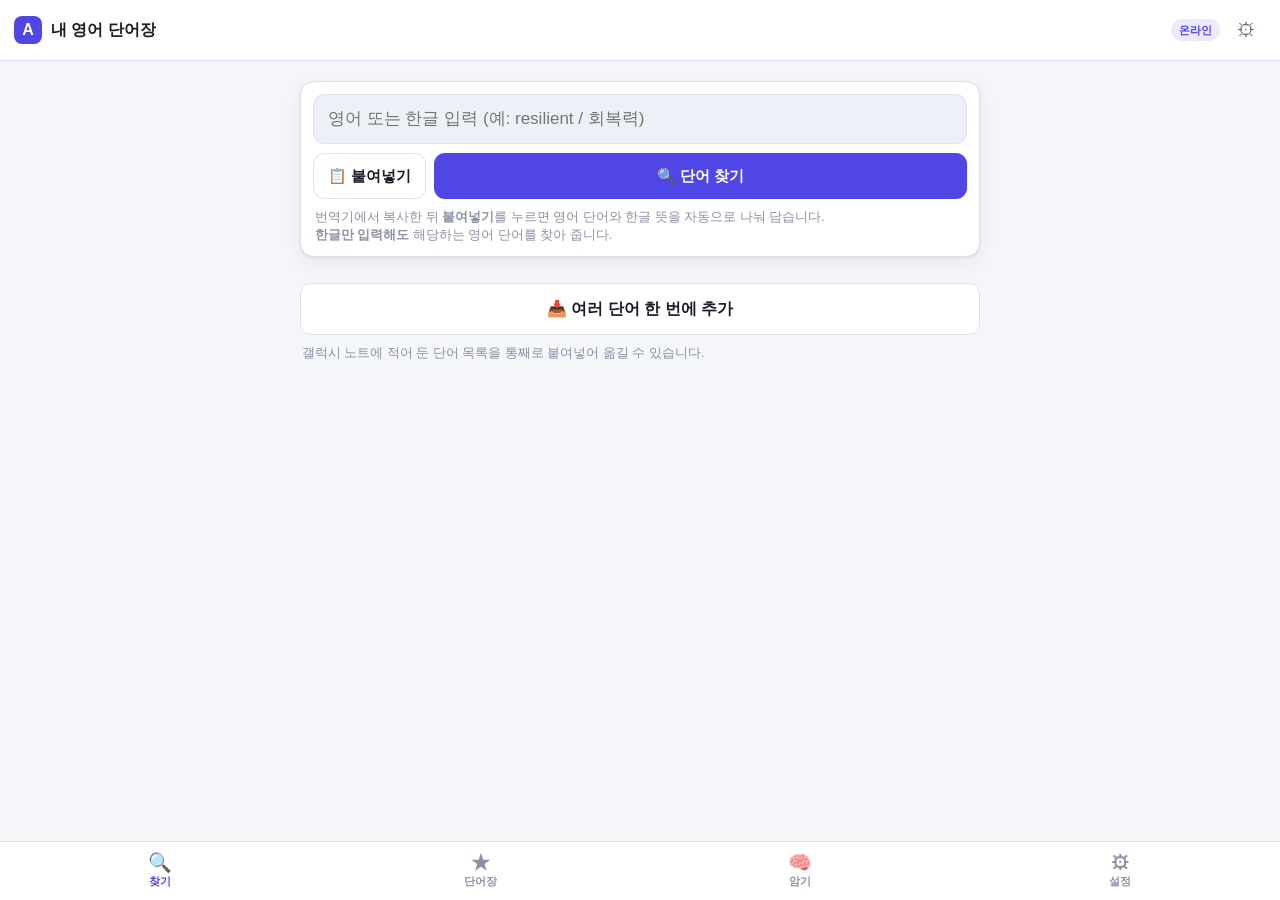
<file: index.html>
<!DOCTYPE html>
<html lang="ko">
<head>
<meta charset="utf-8">
<meta name="viewport" content="width=device-width, initial-scale=1, viewport-fit=cover">
<meta name="theme-color" content="#4f46e5">
<title>내 영어 단어장</title>
<link rel="manifest" href="manifest.webmanifest">
<link rel="icon" href="icons/icon-192.png">
<link rel="apple-touch-icon" href="icons/icon-192.png">
<link rel="stylesheet" href="css/styles.css?v=22">
</head>
<body>

<header class="topbar">
  <div class="brand">
    <span class="logo">A</span>
    <span class="title">내 영어 단어장</span>
  </div>
  <div class="top-actions">
    <span id="netBadge" class="badge" title="네트워크 상태">온라인</span>
    <button id="btnSettingsTop" class="icon-btn" aria-label="설정">⚙</button>
  </div>
</header>

<main id="main">

  <!-- ===================== 찾기 ===================== -->
  <section id="view-search" class="view active">
    <div class="search-box">
      <div class="search-row">
        <input id="searchInput" type="text" inputmode="text" autocomplete="off" autocapitalize="none"
               spellcheck="false" placeholder="영어 또는 한글 입력 (예: resilient / 회복력)">
        <button id="btnClear" class="clear-btn" aria-label="지우기" hidden>✕</button>
      </div>
      <div class="search-btns">
        <button id="btnPaste" class="btn btn-ghost">📋 붙여넣기</button>
        <button id="btnLookup" class="btn btn-primary">🔍 단어 찾기</button>
      </div>
      <p class="hint">번역기에서 복사한 뒤 <b>붙여넣기</b>를 누르면 영어 단어와 한글 뜻을 자동으로 나눠 담습니다.<br><b>한글만 입력해도</b> 해당하는 영어 단어를 찾아 줍니다.</p>
    </div>

    <div id="searchStatus" class="status" hidden></div>
    <div id="searchResult" class="result-area"></div>

    <div id="recentBox" class="recent-box" hidden>
      <h3 class="section-title">최근 찾은 단어</h3>
      <div id="recentList" class="chip-list"></div>
    </div>

    <div class="quick-add">
      <button id="btnBulk" class="btn btn-ghost btn-lg">📥 여러 단어 한 번에 추가</button>
      <p class="hint">갤럭시 노트에 적어 둔 단어 목록을 통째로 붙여넣어 옮길 수 있습니다.</p>
    </div>
  </section>

  <!-- ===================== 단어장 ===================== -->
  <section id="view-list" class="view">
    <div class="list-head">
      <div class="list-stats">
        <span id="favCount" class="count">0</span>
        <span class="count-label">개 저장됨</span>
      </div>
      <div class="list-head-actions">
        <button id="btnArchive" class="btn btn-ghost btn-sm">보관함</button>
        <button id="btnMask" class="btn btn-ghost btn-sm">뜻 가리기</button>
        <select id="sortSelect" class="select">
          <option value="added">추가한 순서</option>
          <option value="addedDesc">최근 추가순</option>
          <option value="alpha">알파벳순</option>
          <option value="weak">덜 외운 순</option>
        </select>
      </div>
    </div>

    <div id="listFolders" class="chip-list folder-chips"></div>

    <div class="filter-row">
      <input id="filterInput" type="text" class="filter-input" placeholder="단어장에서 검색…"
             autocomplete="off" autocapitalize="none" spellcheck="false">
    </div>

    <div id="favList" class="word-list"></div>
    <div id="favEmpty" class="empty" hidden>
      <p class="empty-icon">☆</p>
      <p>아직 저장한 단어가 없습니다.</p>
      <p class="empty-sub">찾기 화면의 결과에서 ★ 을 누르면 이곳에 추가한 순서대로 쌓입니다.</p>
      <button id="btnLoadPackEmpty" class="btn btn-ghost" style="margin-top:12px">기본 단어팩 불러오기</button>
    </div>
  </section>

  <!-- ===================== 암기 ===================== -->
  <section id="view-review" class="view">

    <div id="reviewIntro" class="review-intro">
      <h2 class="view-title">단어 암기하기</h2>

      <div class="stat-grid">
        <div class="stat"><div id="rvTotal" class="stat-num">0</div><div class="stat-label">전체 단어</div></div>
        <div class="stat"><div id="rvLearning" class="stat-num">0</div><div class="stat-label">학습 중</div></div>
        <div class="stat"><div id="rvMastered" class="stat-num">0</div><div class="stat-label">익힘</div></div>
      </div>

      <h3 class="section-title">범위</h3>
      <div id="reviewFolders" class="chip-list folder-chips"></div>

      <h3 class="section-title" style="margin-top:16px">학습 모드</h3>
      <div class="mode-grid">
        <button class="mode-btn" data-mode="flash">
          <span class="mode-icon">🃏</span>
          <span class="mode-name">플래시카드</span>
          <span class="mode-desc">2초 즉답 훈련</span>
        </button>
        <button class="mode-btn" data-mode="mcq">
          <span class="mode-icon">✅</span>
          <span class="mode-name">객관식</span>
          <span class="mode-desc">4개 중 고르기</span>
        </button>
        <button class="mode-btn" data-mode="spell">
          <span class="mode-icon">⌨️</span>
          <span class="mode-name">스펠링</span>
          <span class="mode-desc">철자 입력</span>
        </button>
        <button class="mode-btn" data-mode="listen">
          <span class="mode-icon">🎧</span>
          <span class="mode-name">연속 듣기</span>
          <span class="mode-desc">자동 재생·핸즈프리</span>
        </button>
      </div>

      <p class="review-desc">
        저장한 단어가 랜덤으로 나타납니다. 뜻이 바로 떠오르면 <b id="descFastSec">2</b>초 안에 답하세요.
        <b id="descStreak">4</b>회 연속 즉답에 성공한 단어는 순서에서 뒤로 밀리고 새로운 단어가 올라옵니다.
      </p>

      <div id="reviewNoWords" class="empty" hidden>
        <p>먼저 단어를 즐겨찾기에 추가해 주세요.</p>
        <button id="btnLoadPack" class="btn btn-ghost" style="margin-top:12px">기본 단어팩 불러오기</button>
      </div>
    </div>

    <div id="reviewSession" class="review-session" hidden>
      <div class="review-topbar">
        <button id="btnEndReview" class="icon-btn" aria-label="종료">✕</button>
        <div class="session-counter">
          <span id="sessMode">플래시카드</span> · <span id="sessDone">0</span>문제 · 즉답 <span id="sessRate">0</span>%
        </div>
      </div>

      <div class="timer-wrap">
        <div id="timerBar" class="timer-bar"></div>
      </div>

      <div id="rvStage"></div>
    </div>
  </section>

  <!-- ===================== 설정 ===================== -->
  <section id="view-settings" class="view">
    <h2 class="view-title">설정</h2>

    <div class="setting-group">
      <h3 class="section-title">암기 규칙</h3>
      <div class="setting-row">
        <span>즉답 기준 시간</span>
        <span class="setting-ctl">
          <input id="setFastMs" type="range" min="1000" max="6000" step="500">
          <b id="setFastMsVal">2.0초</b>
        </span>
      </div>
      <div class="setting-row">
        <span>뒤로 미룰 연속 성공 횟수</span>
        <span class="setting-ctl">
          <input id="setStreak" type="range" min="2" max="8" step="1">
          <b id="setStreakVal">4회</b>
        </span>
      </div>
    </div>

    <div class="setting-group">
      <h3 class="section-title">단어 찾기 · 발음</h3>
      <label class="setting-row toggle-row">
        <span>한글 뜻 자동 번역</span>
        <input id="setAutoTrans" type="checkbox" class="switch">
      </label>
      <label class="setting-row toggle-row">
        <span>예문도 한글 뜻 함께 저장</span>
        <input id="setExTrans" type="checkbox" class="switch">
      </label>
      <div class="setting-row">
        <span>발음 속도</span>
        <span class="setting-ctl">
          <input id="setRate" type="range" min="0.5" max="1.2" step="0.1">
          <b id="setRateVal">0.9x</b>
        </span>
      </div>
      <div class="setting-row">
        <span>연속 듣기 카드 간격</span>
        <span class="setting-ctl">
          <input id="setListenGap" type="range" min="500" max="4000" step="250">
          <b id="setListenGapVal">1.5초</b>
        </span>
      </div>
      <label class="setting-row toggle-row">
        <span>연속 듣기에 예문 포함</span>
        <input id="setListenEx" type="checkbox" class="switch">
      </label>
    </div>

    <div class="setting-group">
      <h3 class="section-title">단어 추가</h3>
      <div class="btn-row">
        <button id="btnBulk2" class="btn btn-ghost">여러 단어 한 번에 추가</button>
        <button id="btnLoadPack2" class="btn btn-ghost">기본 단어팩</button>
      </div>
      <p class="hint">기본 단어팩은 영어 팟캐스트에서 자주 나오는 표현 모음입니다.</p>
    </div>

    <div class="setting-group">
      <h3 class="section-title">오프라인 준비</h3>
      <p class="hint">저장한 단어의 <b>한글 뜻과 예문</b>을 미리 받아 두면,
        지하철처럼 연결이 끊긴 곳에서도 그대로 볼 수 있습니다.
        인터넷에 연결돼 있으면 앱이 <b>알아서 조금씩 채웁니다.</b></p>
      <label class="setting-row toggle-row">
        <span>연결돼 있을 때 자동으로 채우기</span>
        <input id="setAutoFill" type="checkbox" class="switch">
      </label>
      <div class="btn-row">
        <button id="btnFillKo" class="btn btn-ghost">지금 바로 전부 채우기</button>
      </div>
      <p class="hint" id="fillKoStatus"></p>
    </div>

    <div class="setting-group">
      <h3 class="section-title">기기 간 동기화</h3>
      <p class="hint" id="syncIntro">
        태블릿·휴대폰·PC 가 같은 단어장을 쓰도록 연결합니다.
        회원님 GitHub 계정의 <b>비공개 저장 공간</b>에 단어장을 두고 기기들이 주고받습니다.
      </p>

      <div id="syncOff">
        <ol class="howto">
          <li><a href="https://github.com/settings/tokens/new?scopes=gist&amp;description=English%20Wordbook%20Sync"
                 target="_blank" rel="noopener">이 링크로 토큰 만들기</a>
              — 필요한 권한(<b>gist</b>)이 이미 체크되어 열립니다</li>
          <li><b>Expiration</b> 을 <b>No expiration</b> 으로 바꿉니다
              (안 바꾸면 30일 뒤 동기화가 멈춥니다)</li>
          <li>맨 아래 초록색 <b>Generate token</b> 누르기</li>
          <li>화면에 뜬 <b>ghp_…</b> 를 복사해 아래에 붙여넣기
              <br>— 이 값은 <b>그 화면에서만</b> 보입니다. 페이지를 떠나면 다시 못 봅니다</li>
        </ol>
        <input id="syncToken" type="password" class="filter-input" placeholder="토큰 붙여넣기"
               autocomplete="off" autocapitalize="none" spellcheck="false">
        <div class="btn-row">
          <button id="btnSyncConnect" class="btn btn-primary">연결하기</button>
        </div>
      </div>

      <div id="syncOn" hidden>
        <div class="setting-row">
          <span>상태</span>
          <span class="setting-ctl"><b id="syncState">연결됨</b></span>
        </div>
        <div class="btn-row">
          <button id="btnSyncNow" class="btn btn-primary">지금 동기화</button>
          <button id="btnSyncOff" class="btn btn-ghost">연결 해제</button>
        </div>
      </div>

      <p class="hint" id="syncMsg"></p>
      <p class="hint">토큰은 이 기기에만 저장되고 백업 파일에는 들어가지 않습니다.
        다른 기기에서도 같은 토큰을 한 번씩 넣어 주세요.</p>
    </div>

    <div class="setting-group">
      <h3 class="section-title">백업</h3>
      <p class="hint">브라우저 저장소를 지우면 단어장도 사라집니다. 가끔 파일로 내보내 두세요.</p>
      <div class="btn-row">
        <button id="btnExport" class="btn btn-ghost">내보내기(JSON)</button>
        <button id="btnExportCsv" class="btn btn-ghost">CSV</button>
        <button id="btnImport" class="btn btn-ghost">가져오기</button>
        <input id="importFile" type="file" accept="application/json,.json" hidden>
      </div>
      <div class="btn-row">
        <button id="btnResetStats" class="btn btn-ghost">암기 기록만 초기화</button>
        <button id="btnWipe" class="btn btn-danger-ghost">전체 삭제</button>
      </div>
    </div>

    <div class="setting-group">
      <h3 class="section-title">정보</h3>
      <p class="hint">
        영어 뜻·예문: Free Dictionary · Wiktionary · Datamuse<br>
        한글 뜻: Wiktionary 번역 · MyMemory<br>
        모든 데이터는 이 기기의 브라우저에만 저장됩니다.
      </p>
      <div class="setting-row">
        <span>앱 버전</span>
        <span class="setting-ctl"><b id="appVersion">-</b></span>
      </div>
      <div class="btn-row">
        <button id="btnHardRefresh" class="btn btn-ghost">최신 버전으로 새로 받기</button>
      </div>
      <p class="hint">화면이 예전 그대로이거나 이상할 때 누르세요.
        저장한 단어는 지워지지 않습니다.</p>
    </div>
  </section>

</main>

<!-- 공용 시트 -->
<div id="sheet" class="sheet" hidden>
  <div class="sheet-backdrop" data-close="1"></div>
  <div class="sheet-panel">
    <div class="sheet-head">
      <button class="icon-btn" data-close="1" aria-label="닫기">✕</button>
      <span id="sheetTitle" class="sheet-title">단어 상세</span>
    </div>
    <div id="sheetBody" class="sheet-body"></div>
  </div>
</div>

<div id="toast" class="toast" hidden></div>

<nav class="tabbar">
  <button class="tab active" data-view="search"><span class="tab-icon">🔍</span><span>찾기</span></button>
  <button class="tab" data-view="list"><span class="tab-icon">★</span><span>단어장</span></button>
  <button class="tab" data-view="review"><span class="tab-icon">🧠</span><span>암기</span></button>
  <button class="tab" data-view="settings"><span class="tab-icon">⚙</span><span>설정</span></button>
</nav>

<script src="js/store.js?v=22"></script>
<script src="js/api.js?v=22"></script>
<script src="js/review.js?v=22"></script>
<script src="js/sync.js?v=22"></script>
<script src="js/app.js?v=22"></script>
</body>
</html>
</file>
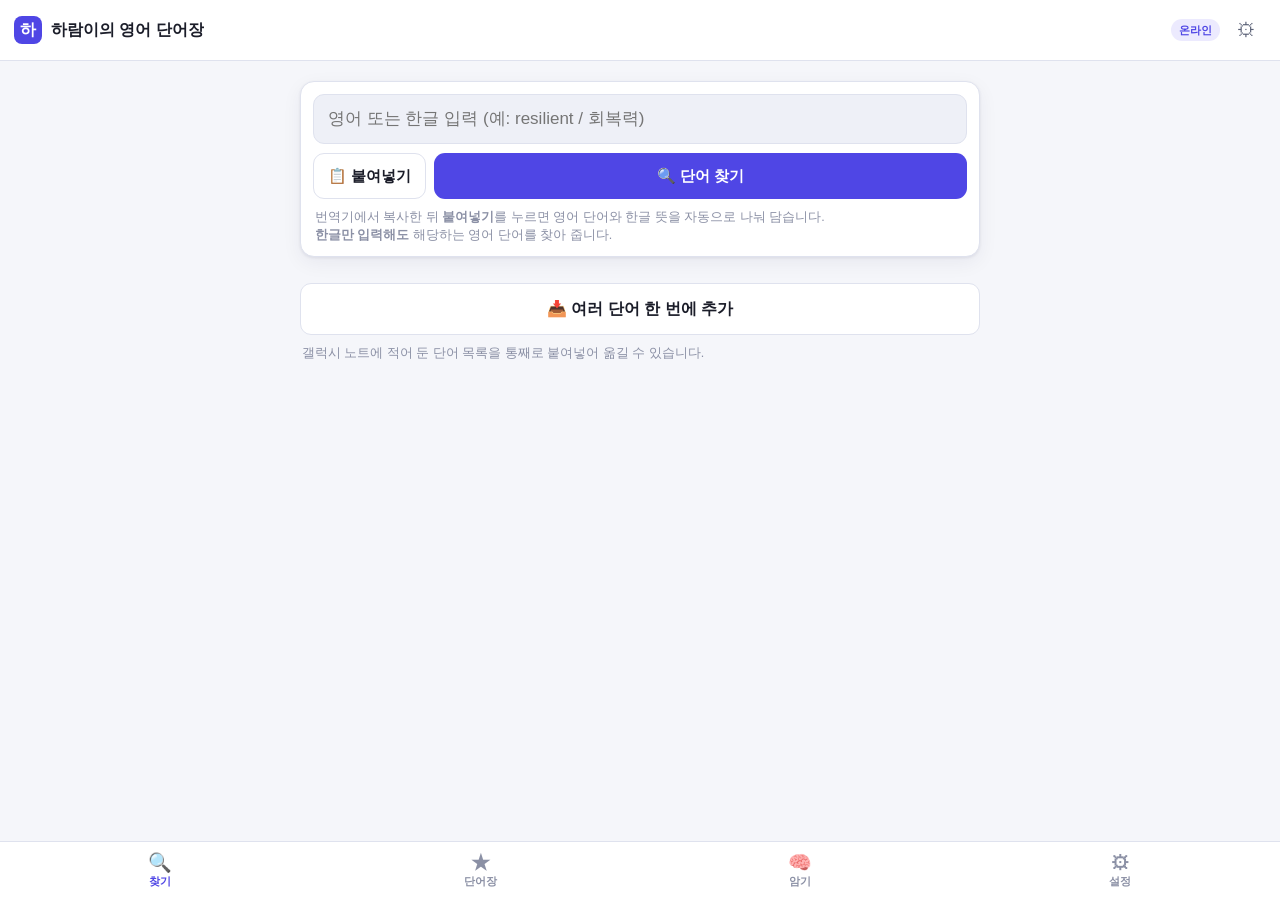
<file: haram/index.html>
<!DOCTYPE html>
<html lang="ko">
<head>
<meta charset="utf-8">
<meta name="viewport" content="width=device-width, initial-scale=1, viewport-fit=cover">
<meta name="theme-color" content="#db2777">
<title>하람이의 영어 단어장</title>
<link rel="manifest" href="manifest.webmanifest">
<link rel="icon" href="../icons/haram-192.png">
<link rel="apple-touch-icon" href="../icons/haram-192.png">
<script>
  // 아빠 단어장과 저장 공간을 분리한다 (브라우저 저장소는 도메인 단위로 공유되므로 필수)
  window.APP_PROFILE = 'haram';
  // 공용 css/js 는 한 단계 위 폴더에 있다
  window.APP_BASE = '../';
</script>
<style>
  /* 하람이 단어장은 분홍 계열로 구분한다 */
  :root { --primary: #db2777; --primary-soft: #fce7f3; }
  @media (prefers-color-scheme: dark) {
    :root:not([data-theme="light"]) { --primary: #f472b6; --primary-soft: #4a1d35; }
  }
</style>
<link rel="stylesheet" href="../css/styles.css?v=22">
</head>
<body>

<header class="topbar">
  <div class="brand">
    <span class="logo">하</span>
    <span class="title">하람이의 영어 단어장</span>
  </div>
  <div class="top-actions">
    <span id="netBadge" class="badge" title="네트워크 상태">온라인</span>
    <button id="btnSettingsTop" class="icon-btn" aria-label="설정">⚙</button>
  </div>
</header>

<main id="main">

  <!-- ===================== 찾기 ===================== -->
  <section id="view-search" class="view active">
    <div class="search-box">
      <div class="search-row">
        <input id="searchInput" type="text" inputmode="text" autocomplete="off" autocapitalize="none"
               spellcheck="false" placeholder="영어 또는 한글 입력 (예: resilient / 회복력)">
        <button id="btnClear" class="clear-btn" aria-label="지우기" hidden>✕</button>
      </div>
      <div class="search-btns">
        <button id="btnPaste" class="btn btn-ghost">📋 붙여넣기</button>
        <button id="btnLookup" class="btn btn-primary">🔍 단어 찾기</button>
      </div>
      <p class="hint">번역기에서 복사한 뒤 <b>붙여넣기</b>를 누르면 영어 단어와 한글 뜻을 자동으로 나눠 담습니다.<br><b>한글만 입력해도</b> 해당하는 영어 단어를 찾아 줍니다.</p>
    </div>

    <div id="searchStatus" class="status" hidden></div>
    <div id="searchResult" class="result-area"></div>

    <div id="recentBox" class="recent-box" hidden>
      <h3 class="section-title">최근 찾은 단어</h3>
      <div id="recentList" class="chip-list"></div>
    </div>

    <div class="quick-add">
      <button id="btnBulk" class="btn btn-ghost btn-lg">📥 여러 단어 한 번에 추가</button>
      <p class="hint">갤럭시 노트에 적어 둔 단어 목록을 통째로 붙여넣어 옮길 수 있습니다.</p>
    </div>
  </section>

  <!-- ===================== 단어장 ===================== -->
  <section id="view-list" class="view">
    <div class="list-head">
      <div class="list-stats">
        <span id="favCount" class="count">0</span>
        <span class="count-label">개 저장됨</span>
      </div>
      <div class="list-head-actions">
        <button id="btnArchive" class="btn btn-ghost btn-sm">보관함</button>
        <button id="btnMask" class="btn btn-ghost btn-sm">뜻 가리기</button>
        <select id="sortSelect" class="select">
          <option value="added">추가한 순서</option>
          <option value="addedDesc">최근 추가순</option>
          <option value="alpha">알파벳순</option>
          <option value="weak">덜 외운 순</option>
        </select>
      </div>
    </div>

    <div id="listFolders" class="chip-list folder-chips"></div>

    <div class="filter-row">
      <input id="filterInput" type="text" class="filter-input" placeholder="단어장에서 검색…"
             autocomplete="off" autocapitalize="none" spellcheck="false">
    </div>

    <div id="favList" class="word-list"></div>
    <div id="favEmpty" class="empty" hidden>
      <p class="empty-icon">☆</p>
      <p>아직 저장한 단어가 없습니다.</p>
      <p class="empty-sub">찾기 화면의 결과에서 ★ 을 누르면 이곳에 추가한 순서대로 쌓입니다.</p>
      <button id="btnLoadPackEmpty" class="btn btn-ghost" style="margin-top:12px">기본 단어팩 불러오기</button>
    </div>
  </section>

  <!-- ===================== 암기 ===================== -->
  <section id="view-review" class="view">

    <div id="reviewIntro" class="review-intro">
      <h2 class="view-title">단어 암기하기</h2>

      <div class="stat-grid">
        <div class="stat"><div id="rvTotal" class="stat-num">0</div><div class="stat-label">전체 단어</div></div>
        <div class="stat"><div id="rvLearning" class="stat-num">0</div><div class="stat-label">학습 중</div></div>
        <div class="stat"><div id="rvMastered" class="stat-num">0</div><div class="stat-label">익힘</div></div>
      </div>

      <h3 class="section-title">범위</h3>
      <div id="reviewFolders" class="chip-list folder-chips"></div>

      <h3 class="section-title" style="margin-top:16px">학습 모드</h3>
      <div class="mode-grid">
        <button class="mode-btn" data-mode="flash">
          <span class="mode-icon">🃏</span>
          <span class="mode-name">플래시카드</span>
          <span class="mode-desc">2초 즉답 훈련</span>
        </button>
        <button class="mode-btn" data-mode="mcq">
          <span class="mode-icon">✅</span>
          <span class="mode-name">객관식</span>
          <span class="mode-desc">4개 중 고르기</span>
        </button>
        <button class="mode-btn" data-mode="spell">
          <span class="mode-icon">⌨️</span>
          <span class="mode-name">스펠링</span>
          <span class="mode-desc">철자 입력</span>
        </button>
        <button class="mode-btn" data-mode="listen">
          <span class="mode-icon">🎧</span>
          <span class="mode-name">연속 듣기</span>
          <span class="mode-desc">자동 재생·핸즈프리</span>
        </button>
      </div>

      <p class="review-desc">
        저장한 단어가 랜덤으로 나타납니다. 뜻이 바로 떠오르면 <b id="descFastSec">2</b>초 안에 답하세요.
        <b id="descStreak">4</b>회 연속 즉답에 성공한 단어는 순서에서 뒤로 밀리고 새로운 단어가 올라옵니다.
      </p>

      <div id="reviewNoWords" class="empty" hidden>
        <p>먼저 단어를 즐겨찾기에 추가해 주세요.</p>
        <button id="btnLoadPack" class="btn btn-ghost" style="margin-top:12px">기본 단어팩 불러오기</button>
      </div>
    </div>

    <div id="reviewSession" class="review-session" hidden>
      <div class="review-topbar">
        <button id="btnEndReview" class="icon-btn" aria-label="종료">✕</button>
        <div class="session-counter">
          <span id="sessMode">플래시카드</span> · <span id="sessDone">0</span>문제 · 즉답 <span id="sessRate">0</span>%
        </div>
      </div>

      <div class="timer-wrap">
        <div id="timerBar" class="timer-bar"></div>
      </div>

      <div id="rvStage"></div>
    </div>
  </section>

  <!-- ===================== 설정 ===================== -->
  <section id="view-settings" class="view">
    <h2 class="view-title">설정</h2>

    <div class="setting-group">
      <h3 class="section-title">암기 규칙</h3>
      <div class="setting-row">
        <span>즉답 기준 시간</span>
        <span class="setting-ctl">
          <input id="setFastMs" type="range" min="1000" max="6000" step="500">
          <b id="setFastMsVal">2.0초</b>
        </span>
      </div>
      <div class="setting-row">
        <span>뒤로 미룰 연속 성공 횟수</span>
        <span class="setting-ctl">
          <input id="setStreak" type="range" min="2" max="8" step="1">
          <b id="setStreakVal">4회</b>
        </span>
      </div>
    </div>

    <div class="setting-group">
      <h3 class="section-title">단어 찾기 · 발음</h3>
      <label class="setting-row toggle-row">
        <span>한글 뜻 자동 번역</span>
        <input id="setAutoTrans" type="checkbox" class="switch">
      </label>
      <label class="setting-row toggle-row">
        <span>예문도 한글 뜻 함께 저장</span>
        <input id="setExTrans" type="checkbox" class="switch">
      </label>
      <div class="setting-row">
        <span>발음 속도</span>
        <span class="setting-ctl">
          <input id="setRate" type="range" min="0.5" max="1.2" step="0.1">
          <b id="setRateVal">0.9x</b>
        </span>
      </div>
      <div class="setting-row">
        <span>연속 듣기 카드 간격</span>
        <span class="setting-ctl">
          <input id="setListenGap" type="range" min="500" max="4000" step="250">
          <b id="setListenGapVal">1.5초</b>
        </span>
      </div>
      <label class="setting-row toggle-row">
        <span>연속 듣기에 예문 포함</span>
        <input id="setListenEx" type="checkbox" class="switch">
      </label>
    </div>

    <div class="setting-group">
      <h3 class="section-title">단어 추가</h3>
      <div class="btn-row">
        <button id="btnBulk2" class="btn btn-ghost">여러 단어 한 번에 추가</button>
        <button id="btnLoadPack2" class="btn btn-ghost">기본 단어팩</button>
      </div>
      <p class="hint">기본 단어팩은 영어 팟캐스트에서 자주 나오는 표현 모음입니다.</p>
    </div>

    <div class="setting-group">
      <h3 class="section-title">오프라인 준비</h3>
      <p class="hint">저장한 단어의 <b>한글 뜻과 예문</b>을 미리 받아 두면,
        지하철처럼 연결이 끊긴 곳에서도 그대로 볼 수 있습니다.
        인터넷에 연결돼 있으면 앱이 <b>알아서 조금씩 채웁니다.</b></p>
      <label class="setting-row toggle-row">
        <span>연결돼 있을 때 자동으로 채우기</span>
        <input id="setAutoFill" type="checkbox" class="switch">
      </label>
      <div class="btn-row">
        <button id="btnFillKo" class="btn btn-ghost">지금 바로 전부 채우기</button>
      </div>
      <p class="hint" id="fillKoStatus"></p>
    </div>

    <div class="setting-group">
      <h3 class="section-title">기기 간 동기화</h3>
      <p class="hint" id="syncIntro">
        태블릿·휴대폰·PC 가 같은 단어장을 쓰도록 연결합니다.
        회원님 GitHub 계정의 <b>비공개 저장 공간</b>에 단어장을 두고 기기들이 주고받습니다.
      </p>

      <div id="syncOff">
        <ol class="howto">
          <li><a href="https://github.com/settings/tokens/new?scopes=gist&amp;description=English%20Wordbook%20Sync"
                 target="_blank" rel="noopener">이 링크로 토큰 만들기</a>
              — 필요한 권한(<b>gist</b>)이 이미 체크되어 열립니다</li>
          <li><b>Expiration</b> 을 <b>No expiration</b> 으로 바꿉니다
              (안 바꾸면 30일 뒤 동기화가 멈춥니다)</li>
          <li>맨 아래 초록색 <b>Generate token</b> 누르기</li>
          <li>화면에 뜬 <b>ghp_…</b> 를 복사해 아래에 붙여넣기
              <br>— 이 값은 <b>그 화면에서만</b> 보입니다. 페이지를 떠나면 다시 못 봅니다</li>
        </ol>
        <input id="syncToken" type="password" class="filter-input" placeholder="토큰 붙여넣기"
               autocomplete="off" autocapitalize="none" spellcheck="false">
        <div class="btn-row">
          <button id="btnSyncConnect" class="btn btn-primary">연결하기</button>
        </div>
      </div>

      <div id="syncOn" hidden>
        <div class="setting-row">
          <span>상태</span>
          <span class="setting-ctl"><b id="syncState">연결됨</b></span>
        </div>
        <div class="btn-row">
          <button id="btnSyncNow" class="btn btn-primary">지금 동기화</button>
          <button id="btnSyncOff" class="btn btn-ghost">연결 해제</button>
        </div>
      </div>

      <p class="hint" id="syncMsg"></p>
      <p class="hint">토큰은 이 기기에만 저장되고 백업 파일에는 들어가지 않습니다.
        다른 기기에서도 같은 토큰을 한 번씩 넣어 주세요.</p>
    </div>

    <div class="setting-group">
      <h3 class="section-title">백업</h3>
      <p class="hint">브라우저 저장소를 지우면 단어장도 사라집니다. 가끔 파일로 내보내 두세요.</p>
      <div class="btn-row">
        <button id="btnExport" class="btn btn-ghost">내보내기(JSON)</button>
        <button id="btnExportCsv" class="btn btn-ghost">CSV</button>
        <button id="btnImport" class="btn btn-ghost">가져오기</button>
        <input id="importFile" type="file" accept="application/json,.json" hidden>
      </div>
      <div class="btn-row">
        <button id="btnResetStats" class="btn btn-ghost">암기 기록만 초기화</button>
        <button id="btnWipe" class="btn btn-danger-ghost">전체 삭제</button>
      </div>
    </div>

    <div class="setting-group">
      <h3 class="section-title">정보</h3>
      <p class="hint">
        영어 뜻·예문: Free Dictionary · Wiktionary · Datamuse<br>
        한글 뜻: Wiktionary 번역 · MyMemory<br>
        모든 데이터는 이 기기의 브라우저에만 저장됩니다.
      </p>
      <div class="setting-row">
        <span>앱 버전</span>
        <span class="setting-ctl"><b id="appVersion">-</b></span>
      </div>
      <div class="btn-row">
        <button id="btnHardRefresh" class="btn btn-ghost">최신 버전으로 새로 받기</button>
      </div>
      <p class="hint">화면이 예전 그대로이거나 이상할 때 누르세요.
        저장한 단어는 지워지지 않습니다.</p>
    </div>
  </section>

</main>

<!-- 공용 시트 -->
<div id="sheet" class="sheet" hidden>
  <div class="sheet-backdrop" data-close="1"></div>
  <div class="sheet-panel">
    <div class="sheet-head">
      <button class="icon-btn" data-close="1" aria-label="닫기">✕</button>
      <span id="sheetTitle" class="sheet-title">단어 상세</span>
    </div>
    <div id="sheetBody" class="sheet-body"></div>
  </div>
</div>

<div id="toast" class="toast" hidden></div>

<nav class="tabbar">
  <button class="tab active" data-view="search"><span class="tab-icon">🔍</span><span>찾기</span></button>
  <button class="tab" data-view="list"><span class="tab-icon">★</span><span>단어장</span></button>
  <button class="tab" data-view="review"><span class="tab-icon">🧠</span><span>암기</span></button>
  <button class="tab" data-view="settings"><span class="tab-icon">⚙</span><span>설정</span></button>
</nav>

<script src="../js/store.js?v=22"></script>
<script src="../js/api.js?v=22"></script>
<script src="../js/review.js?v=22"></script>
<script src="../js/sync.js?v=22"></script>
<script src="../js/app.js?v=22"></script>
</body>
</html>
</file>
<file: css/styles.css>
/* =========================================================
   내 영어 단어장 — styles
   분할화면(반쪽 폭) 태블릿 우선. 다크모드 자동 대응.
   ========================================================= */

:root {
  --bg: #f5f6fa;
  --surface: #ffffff;
  --surface-2: #eef0f7;
  --border: #dfe2ee;
  --text: #1b1d29;
  --text-2: #5a6076;
  --text-3: #8b90a5;
  --primary: #4f46e5;
  --primary-ink: #ffffff;
  --primary-soft: #eceafe;
  --success: #16a34a;
  --warn: #d97706;
  --danger: #dc2626;
  --star: #f5b301;
  --radius: 14px;
  --tabbar-h: 58px;
  --shadow: 0 1px 3px rgba(20, 24, 60, .08), 0 6px 20px rgba(20, 24, 60, .06);
}

@media (prefers-color-scheme: dark) {
  :root {
    --bg: #14161f;
    --surface: #1e202b;
    --surface-2: #272a38;
    --border: #343849;
    --text: #f0f1f6;
    --text-2: #b3b7c8;
    --text-3: #858a9e;
    --primary: #7c74f2;
    --primary-ink: #ffffff;
    --primary-soft: #2c2a4d;
    --success: #35c46a;
    --warn: #eab308;
    --danger: #f26565;
    --shadow: 0 1px 3px rgba(0, 0, 0, .4), 0 6px 20px rgba(0, 0, 0, .3);
  }
}

* { box-sizing: border-box; -webkit-tap-highlight-color: transparent; }

/* hidden 속성이 항상 이기도록. (.sheet 처럼 display 를 지정한 요소가
   hidden 상태에서도 화면을 덮어 클릭을 가로채는 것을 막는다) */
[hidden] { display: none !important; }

html, body {
  margin: 0;
  padding: 0;
  height: 100%;
  background: var(--bg);
  color: var(--text);
  font-family: "Pretendard", "Noto Sans KR", -apple-system, "Segoe UI", Roboto,
               "Malgun Gothic", "Apple SD Gothic Neo", sans-serif;
  font-size: 16px;
  line-height: 1.5;
  overscroll-behavior-y: contain;
}

body {
  display: flex;
  flex-direction: column;
  padding-bottom: env(safe-area-inset-bottom);
}

/* ------------------- 상단바 ------------------- */
.topbar {
  flex: 0 0 auto;
  display: flex;
  align-items: center;
  justify-content: space-between;
  gap: 8px;
  padding: 10px 14px;
  background: var(--surface);
  border-bottom: 1px solid var(--border);
  padding-top: calc(10px + env(safe-area-inset-top));
}
.brand { display: flex; align-items: center; gap: 9px; min-width: 0; }
.logo {
  width: 28px; height: 28px; flex: 0 0 auto;
  display: grid; place-items: center;
  background: var(--primary); color: #fff;
  border-radius: 8px; font-weight: 800; font-size: 16px;
}
.title { font-weight: 700; font-size: 16px; white-space: nowrap; overflow: hidden; text-overflow: ellipsis; }
.top-actions { display: flex; align-items: center; gap: 6px; }

.badge {
  font-size: 11px; font-weight: 600;
  padding: 3px 8px; border-radius: 999px;
  background: var(--primary-soft); color: var(--primary);
  white-space: nowrap;
}
.badge-off { background: var(--surface-2); color: var(--text-3); }

.icon-btn {
  min-width: 40px; height: 40px;
  display: grid; place-items: center;
  border: none; background: transparent;
  color: var(--text-2); font-size: 19px;
  border-radius: 10px; cursor: pointer;
}
.icon-btn:active { background: var(--surface-2); }

/* ------------------- 본문 ------------------- */
#main {
  flex: 1 1 auto;
  overflow-y: auto;
  -webkit-overflow-scrolling: touch;
  padding-bottom: 16px;
}
.view { display: none; padding: 14px; }
.view.active { display: block; }
.view-title { margin: 4px 0 14px; font-size: 20px; font-weight: 700; }
.section-title {
  margin: 0 0 8px; font-size: 13px; font-weight: 700;
  color: var(--text-3); letter-spacing: .02em;
}

/* ------------------- 버튼 ------------------- */
.btn {
  appearance: none; border: 1px solid transparent;
  border-radius: 11px; padding: 11px 14px;
  font-size: 15px; font-weight: 600; font-family: inherit;
  cursor: pointer; min-height: 46px;
  display: inline-flex; align-items: center; justify-content: center; gap: 6px;
  transition: transform .05s ease, filter .15s ease;
}
.btn:active { transform: scale(.98); }
.btn-lg { width: 100%; min-height: 52px; font-size: 16px; }
.btn-primary { background: var(--primary); color: var(--primary-ink); }
.btn-ghost { background: var(--surface); color: var(--text); border-color: var(--border); }
.btn-success { background: var(--success); color: #fff; }
.btn-warn { background: var(--warn); color: #fff; }
.btn-danger { background: var(--danger); color: #fff; }
.btn-danger-ghost { background: transparent; color: var(--danger); border-color: var(--danger); }
.btn[disabled] { opacity: .5; pointer-events: none; }
.btn-row { display: flex; gap: 8px; margin-top: 10px; }
.btn-row .btn { flex: 1; }

/* ------------------- 검색 ------------------- */
.search-box {
  background: var(--surface);
  border: 1px solid var(--border);
  border-radius: var(--radius);
  padding: 12px;
  box-shadow: var(--shadow);
}
.search-row { position: relative; }
#searchInput {
  width: 100%; padding: 13px 40px 13px 14px;
  font-size: 17px; font-family: inherit;
  color: var(--text); background: var(--surface-2);
  border: 1px solid var(--border); border-radius: 11px;
  min-height: 50px;
}
#searchInput:focus { outline: 2px solid var(--primary); outline-offset: -1px; }
.clear-btn {
  position: absolute; right: 6px; top: 50%; transform: translateY(-50%);
  width: 32px; height: 32px; border: none; border-radius: 50%;
  background: var(--border); color: var(--text-2);
  font-size: 13px; cursor: pointer;
}
.search-btns { display: flex; gap: 8px; margin-top: 9px; }
#btnPaste { flex: 0 0 auto; }
#btnLookup { flex: 1; }
.hint { margin: 9px 2px 0; font-size: 12.5px; color: var(--text-3); line-height: 1.45; }

.status {
  margin-top: 12px; padding: 12px 14px;
  border-radius: 11px; font-size: 14px;
  background: var(--surface); border: 1px solid var(--border); color: var(--text-2);
}
.status.error { color: var(--danger); border-color: color-mix(in srgb, var(--danger) 40%, var(--border)); }
.status .sug {
  display: inline-block; margin-top: 8px; margin-right: 6px;
  padding: 6px 11px; border-radius: 999px;
  background: var(--primary-soft); color: var(--primary);
  font-weight: 600; cursor: pointer; border: none; font-family: inherit; font-size: 13px;
}

.result-area { margin-top: 12px; }
.recent-box { margin-top: 22px; }
.chip-list { display: flex; flex-wrap: wrap; gap: 7px; }
.chip {
  padding: 7px 12px; border-radius: 999px;
  background: var(--surface); border: 1px solid var(--border);
  color: var(--text-2); font-size: 14px; cursor: pointer; font-family: inherit;
}
.chip:active { background: var(--surface-2); }

/* ------------------- 단어 카드(상세) ------------------- */
.entry {
  background: var(--surface);
  border: 1px solid var(--border);
  border-radius: var(--radius);
  box-shadow: var(--shadow);
  overflow: hidden;
}
.entry-head {
  display: flex; align-items: flex-start; gap: 10px;
  padding: 14px 14px 10px;
}
.entry-head-main { flex: 1; min-width: 0; }
.entry-word {
  margin: 0; font-size: 26px; font-weight: 800; line-height: 1.2;
  word-break: break-word;
}
.entry-phonetic { margin-top: 2px; font-size: 14px; color: var(--text-3); }
.entry-actions { display: flex; align-items: center; gap: 2px; flex: 0 0 auto; }
.star-btn {
  min-width: 44px; height: 44px; border: none; background: transparent;
  font-size: 25px; line-height: 1; cursor: pointer; color: var(--text-3);
  border-radius: 10px;
}
.star-btn.on { color: var(--star); }
.star-btn:active { background: var(--surface-2); }

.mymean {
  margin: 0 14px 12px;
  padding: 11px 12px;
  background: var(--primary-soft);
  border-radius: 11px;
}
.mymean-label { font-size: 11px; font-weight: 700; color: var(--primary); letter-spacing: .03em; }
.mymean-text {
  margin-top: 3px; font-size: 16px; font-weight: 600; color: var(--text);
  min-height: 24px; outline: none; word-break: break-word;
}
.mymean-text:empty::before { content: "탭해서 직접 입력"; color: var(--text-3); font-weight: 400; }
.mymean-text:focus { box-shadow: 0 0 0 2px var(--primary); border-radius: 6px; }

.pos-block { border-top: 1px solid var(--border); padding: 12px 14px; }
.pos-name {
  display: inline-block; margin-bottom: 8px;
  font-size: 12px; font-weight: 700; font-style: italic;
  color: var(--primary); background: var(--primary-soft);
  padding: 3px 9px; border-radius: 999px;
}
.def-item { margin-bottom: 12px; }
.def-item:last-child { margin-bottom: 0; }
.def-row { display: flex; gap: 8px; }
.def-num {
  flex: 0 0 auto; width: 19px; height: 19px; margin-top: 3px;
  display: grid; place-items: center;
  background: var(--surface-2); color: var(--text-2);
  border-radius: 50%; font-size: 11px; font-weight: 700;
}
.def-text { flex: 1; font-size: 15px; line-height: 1.55; }

/* 자주 쓰이는 뜻은 굵게 */
.def-text.primary { font-weight: 700; color: var(--text); }
.def-num.primary { background: var(--primary); color: #fff; }
.def-tag {
  display: inline-block;
  margin-left: 6px;
  padding: 1px 7px;
  border-radius: 999px;
  background: var(--primary-soft);
  color: var(--primary);
  font-size: 11px;
  font-weight: 700;
  vertical-align: 2px;
  white-space: nowrap;
}
.def-ko { margin: 4px 0 0 27px; font-size: 14px; color: var(--text-2); }
.def-ko:empty { display: none; }
.example {
  margin: 7px 0 0 27px; padding: 9px 11px;
  background: var(--surface-2); border-left: 3px solid var(--primary);
  border-radius: 0 9px 9px 0;
  font-size: 14.5px; line-height: 1.5; color: var(--text);
}
.example-en { display: block; }
.example-ko { display: block; margin-top: 5px; font-size: 13.5px; color: var(--text-2); }
.example-tools { display: flex; gap: 4px; margin-top: 6px; }
.mini-btn {
  border: none; background: transparent; color: var(--text-3);
  font-size: 12px; font-family: inherit; cursor: pointer;
  padding: 4px 8px; border-radius: 7px; font-weight: 600;
}
.mini-btn:active { background: var(--border); }
.syn { margin: 6px 0 0 27px; font-size: 13px; color: var(--text-3); }

.entry-note { border-top: 1px solid var(--border); padding: 12px 14px; }
.note-input {
  width: 100%; min-height: 44px; resize: vertical;
  padding: 9px 11px; font-family: inherit; font-size: 14px;
  color: var(--text); background: var(--surface-2);
  border: 1px solid var(--border); border-radius: 10px;
}

/* ------------------- 단어장 ------------------- */
.list-head {
  display: flex; align-items: center; justify-content: space-between;
  gap: 10px; margin-bottom: 10px;
}
.list-stats { display: flex; align-items: baseline; gap: 5px; }
.count { font-size: 24px; font-weight: 800; }
.count-label { font-size: 13px; color: var(--text-3); }
.select {
  padding: 9px 10px; font-size: 13.5px; font-family: inherit;
  color: var(--text); background: var(--surface);
  border: 1px solid var(--border); border-radius: 10px; min-height: 40px;
}
.filter-row { margin-bottom: 10px; }
.filter-input {
  width: 100%; padding: 10px 12px; font-size: 14.5px; font-family: inherit;
  color: var(--text); background: var(--surface);
  border: 1px solid var(--border); border-radius: 10px; min-height: 44px;
}

.word-list { display: flex; flex-direction: column; gap: 8px; }
.word-item {
  display: flex; align-items: center; gap: 10px;
  padding: 11px 12px;
  background: var(--surface); border: 1px solid var(--border);
  border-radius: 12px; cursor: pointer;
}
.word-item:active { background: var(--surface-2); }
.wi-index {
  flex: 0 0 auto; min-width: 26px; text-align: right;
  font-size: 12px; font-weight: 700; color: var(--text-3);
}
.wi-main { flex: 1; min-width: 0; }
/* 단어와 뜻은 각각 줄을 차지해야 한다 (inline 이면 "word뜻" 처럼 붙어 보인다) */
.wi-word { display: block; font-size: 16.5px; font-weight: 700; word-break: break-word; }
.wi-mean {
  display: block;
  font-size: 13.5px; color: var(--text-2); margin-top: 1px;
  overflow: hidden; text-overflow: ellipsis; white-space: nowrap;
}
.wi-badge {
  flex: 0 0 auto; font-size: 11px; font-weight: 700;
  padding: 3px 8px; border-radius: 999px;
  background: var(--surface-2); color: var(--text-3);
}
.wi-badge.mastered { background: color-mix(in srgb, var(--success) 18%, transparent); color: var(--success); }
.wi-badge.learning { background: var(--primary-soft); color: var(--primary); }

.wi-side { flex: 0 0 auto; display: flex; flex-direction: column; align-items: flex-end; gap: 2px; }

/* 목록 행 끝의 별 — 바로 다시 암기 목록으로 되돌리는 버튼 */
.row-star {
  flex: 0 0 auto;
  min-width: 46px; height: 46px;
  font-size: 24px;
  border: 1px solid var(--border);
  border-radius: 11px;
  background: var(--surface);
  color: var(--text-3);
  margin-left: 2px;
}
.row-star:active { background: var(--star); color: #fff; border-color: var(--star); }
.wi-sub { font-size: 11px; color: var(--text-3); }
.wi-badge.archived { background: var(--surface-2); color: var(--text-2); }

.archived-note {
  margin: 0 14px 12px;
  padding: 10px 12px;
  background: var(--surface-2);
  border-left: 3px solid var(--text-3);
  border-radius: 0 9px 9px 0;
  font-size: 13px;
  color: var(--text-2);
  line-height: 1.45;
}

.howto {
  margin: 10px 0 12px;
  padding-left: 20px;
  font-size: 13px;
  color: var(--text-2);
  line-height: 1.7;
}
.howto a { color: var(--primary); font-weight: 700; }
.howto b { color: var(--text); }

.empty { text-align: center; color: var(--text-3); padding: 40px 20px; }
.empty-icon { font-size: 40px; margin: 0 0 8px; color: var(--border); }
.empty-sub { font-size: 13px; margin-top: 4px; }

/* ------------------- 암기 ------------------- */
.stat-grid { display: flex; gap: 8px; margin-bottom: 16px; }
.stat {
  flex: 1; text-align: center; padding: 14px 6px;
  background: var(--surface); border: 1px solid var(--border);
  border-radius: 12px;
}
.stat-num { font-size: 24px; font-weight: 800; line-height: 1.1; }
.stat-label { font-size: 12px; color: var(--text-3); margin-top: 3px; }
.review-desc {
  font-size: 14px; color: var(--text-2); line-height: 1.6;
  background: var(--surface); border: 1px solid var(--border);
  border-radius: 12px; padding: 13px; margin: 0 0 16px;
}

.review-session:not([hidden]) { display: flex; flex-direction: column; min-height: 100%; }
.review-topbar { display: flex; align-items: center; justify-content: space-between; margin-bottom: 8px; }
.session-counter { font-size: 13px; color: var(--text-3); font-weight: 600; }

.timer-wrap {
  height: 5px; background: var(--surface-2);
  border-radius: 999px; overflow: hidden; margin-bottom: 14px;
}
.timer-bar {
  height: 100%; width: 100%;
  background: var(--success);
  transform-origin: left center;
  transition: none;
}
.timer-bar.slow { background: var(--text-3); }

.card {
  background: var(--surface); border: 1px solid var(--border);
  border-radius: var(--radius); box-shadow: var(--shadow);
  padding: 20px 16px; margin-bottom: 14px;
}
.card-word-row { display: flex; align-items: center; justify-content: center; gap: 6px; }
.card-word {
  margin: 0; font-size: 32px; font-weight: 800; text-align: center;
  word-break: break-word; line-height: 1.2;
}
.card-phonetic { text-align: center; color: var(--text-3); font-size: 14px; margin-top: 3px; }
.streak-row { text-align: center; margin-top: 10px; font-size: 13px; color: var(--text-3); letter-spacing: 2px; }
.card-answer { margin-top: 16px; border-top: 1px solid var(--border); padding-top: 14px; }
.answer-ko { font-size: 19px; font-weight: 700; text-align: center; margin-bottom: 12px; }
.answer-def { font-size: 14.5px; color: var(--text-2); line-height: 1.55; margin-bottom: 8px; }
.answer-def-ko { display: block; margin-top: 2px; color: var(--text); font-weight: 600; }
.answer-ex {
  padding: 9px 11px; background: var(--surface-2);
  border-left: 3px solid var(--primary); border-radius: 0 9px 9px 0;
  font-size: 14px; line-height: 1.5;
}
.answer-ex + .answer-ex { margin-top: 7px; }

.review-actions { display: flex; gap: 8px; }
.grade-actions .btn { flex: 1; padding: 11px 4px; font-size: 14px; }
.result-flash {
  text-align: center; font-size: 13px; font-weight: 700; margin-top: 10px; min-height: 18px;
}
.result-flash.fast { color: var(--success); }
.result-flash.slow { color: var(--warn); }

/* ------------------- 설정 ------------------- */
.setting-group {
  background: var(--surface); border: 1px solid var(--border);
  border-radius: var(--radius); padding: 14px; margin-bottom: 14px;
}
.setting-row {
  display: flex; align-items: center; justify-content: space-between;
  gap: 12px; padding: 9px 0; font-size: 15px;
}
.setting-ctl { display: flex; align-items: center; gap: 9px; flex: 0 0 auto; }
.setting-ctl input[type=range] { width: 120px; accent-color: var(--primary); }
.setting-ctl b { font-size: 13.5px; color: var(--text-2); min-width: 44px; text-align: right; }
.switch { width: 44px; height: 26px; accent-color: var(--primary); }

/* ------------------- 시트 ------------------- */
/* display 선언을 :not([hidden]) 으로 한정한다.
   그냥 .sheet{display:flex} 로 두면 hidden 상태에서도 화면 전체를 덮어 클릭을 가로챈다. */
.sheet { position: fixed; inset: 0; z-index: 50; }
.sheet:not([hidden]) { display: flex; flex-direction: column; justify-content: flex-end; }
.sheet-backdrop { position: absolute; inset: 0; background: rgba(10, 12, 24, .5); }
.sheet-panel {
  position: relative;
  background: var(--bg);
  border-radius: 18px 18px 0 0;
  max-height: 88%;
  display: flex; flex-direction: column;
  animation: sheetUp .18s ease-out;
}
@keyframes sheetUp { from { transform: translateY(18px); opacity: .6; } to { transform: none; opacity: 1; } }
.sheet-head {
  display: flex; align-items: center; gap: 6px;
  padding: 8px 10px; border-bottom: 1px solid var(--border);
  background: var(--surface); border-radius: 18px 18px 0 0;
}
.sheet-title { font-weight: 700; font-size: 15px; }
.sheet-body {
  overflow-y: auto; padding: 14px;
  padding-bottom: calc(20px + env(safe-area-inset-bottom));
}

/* ------------------- 토스트 ------------------- */
.toast {
  position: fixed; left: 50%; transform: translateX(-50%);
  bottom: calc(var(--tabbar-h) + 18px + env(safe-area-inset-bottom));
  z-index: 90;
  background: #23263a; color: #fff;
  padding: 11px 18px; border-radius: 999px;
  font-size: 14px; font-weight: 600;
  box-shadow: 0 6px 24px rgba(0, 0, 0, .3);
  max-width: 88%; text-align: center;
  animation: toastIn .16s ease-out;
}
@keyframes toastIn { from { opacity: 0; transform: translate(-50%, 8px); } to { opacity: 1; transform: translate(-50%, 0); } }

/* ------------------- 탭바 ------------------- */
.tabbar {
  flex: 0 0 auto;
  display: flex;
  background: var(--surface);
  border-top: 1px solid var(--border);
  padding-bottom: env(safe-area-inset-bottom);
}
.tab {
  flex: 1; border: none; background: transparent; cursor: pointer;
  display: flex; flex-direction: column; align-items: center; justify-content: center; gap: 2px;
  height: var(--tabbar-h);
  font-family: inherit; font-size: 11px; font-weight: 600;
  color: var(--text-3);
}
.tab.active { color: var(--primary); }
.tab-icon { font-size: 19px; line-height: 1; }
.tab:active { background: var(--surface-2); }

/* ------------------- 폴더 칩 ------------------- */
.folder-chips {
  margin-bottom: 10px;
  overflow-x: auto;
  flex-wrap: nowrap;
  padding-bottom: 2px;
  scrollbar-width: none;
}
.folder-chips::-webkit-scrollbar { display: none; }
.folder-chips .chip { white-space: nowrap; flex: 0 0 auto; }
.chip.active { background: var(--primary); border-color: var(--primary); color: #fff; font-weight: 700; }
.chip .chip-n { opacity: .65; font-size: 12px; margin-left: 4px; }
.chip-add { border-style: dashed; color: var(--text-3); }

/* ------------------- 학습 모드 선택 ------------------- */
.mode-grid { display: grid; grid-template-columns: 1fr 1fr; gap: 9px; margin-bottom: 16px; }
.mode-btn {
  display: flex; flex-direction: column; align-items: flex-start; gap: 1px;
  padding: 13px 12px; cursor: pointer; text-align: left;
  background: var(--surface); border: 1px solid var(--border);
  border-radius: 13px; font-family: inherit; color: var(--text);
}
.mode-btn:active { background: var(--surface-2); transform: scale(.99); }
.mode-icon { font-size: 21px; line-height: 1.2; }
.mode-name { font-size: 15.5px; font-weight: 700; margin-top: 3px; }
.mode-desc { font-size: 12px; color: var(--text-3); }

.list-head-actions { display: flex; align-items: center; gap: 7px; }
.btn-sm { min-height: 40px; padding: 8px 11px; font-size: 13px; }
.btn-sm.on { background: var(--primary); color: #fff; border-color: var(--primary); }
.wi-mean.masked {
  filter: blur(5px); opacity: .75;
}
.quick-add { margin-top: 26px; }

/* ------------------- 객관식 ------------------- */
.mcq-list { display: flex; flex-direction: column; gap: 8px; }
.mcq-option {
  width: 100%; text-align: left;
  padding: 14px 14px; min-height: 54px;
  background: var(--surface); border: 1px solid var(--border);
  border-radius: 12px; font-family: inherit; font-size: 15px; color: var(--text);
  cursor: pointer; line-height: 1.4;
  display: flex; align-items: center; gap: 10px;
}
.mcq-option:active { background: var(--surface-2); }
.mcq-key {
  flex: 0 0 auto; width: 22px; height: 22px; display: grid; place-items: center;
  border-radius: 6px; background: var(--surface-2); color: var(--text-3);
  font-size: 12px; font-weight: 700;
}
.mcq-option.correct { border-color: var(--success); background: color-mix(in srgb, var(--success) 14%, transparent); }
.mcq-option.wrong { border-color: var(--danger); background: color-mix(in srgb, var(--danger) 12%, transparent); }
.mcq-option[disabled] { pointer-events: none; }

/* ------------------- 스펠링 ------------------- */
.spell-prompt { text-align: center; margin-bottom: 4px; }
.spell-ko { font-size: 22px; font-weight: 800; line-height: 1.3; word-break: keep-all; }
.spell-hint { margin-top: 8px; font-size: 15px; color: var(--text-3); letter-spacing: 4px; font-family: ui-monospace, Menlo, Consolas, monospace; }
.spell-input {
  width: 100%; margin-top: 14px; padding: 14px;
  font-size: 20px; text-align: center; font-family: inherit;
  color: var(--text); background: var(--surface-2);
  border: 2px solid var(--border); border-radius: 12px; min-height: 56px;
}
.spell-input:focus { outline: none; border-color: var(--primary); }
.spell-input.correct { border-color: var(--success); }
.spell-input.wrong { border-color: var(--danger); }
.spell-answer { margin-top: 12px; text-align: center; font-size: 17px; font-weight: 700; }
.spell-answer.ok { color: var(--success); }
.spell-answer.no { color: var(--danger); }

/* ------------------- 연속 듣기 ------------------- */
.listen-card { text-align: center; }
.listen-word { font-size: 30px; font-weight: 800; word-break: break-word; }
.listen-ko { margin-top: 8px; font-size: 17px; color: var(--text-2); min-height: 24px; }
.listen-ex { margin-top: 14px; font-size: 14.5px; color: var(--text-2); line-height: 1.5; }
.listen-controls { display: flex; gap: 8px; align-items: center; justify-content: center; }
.listen-controls .btn { flex: 1; }
.listen-progress { text-align: center; font-size: 12px; color: var(--text-3); margin-top: 10px; }

/* ------------------- 일괄 추가 ------------------- */
.bulk-area {
  width: 100%; min-height: 190px; resize: vertical;
  padding: 12px; font-family: ui-monospace, Menlo, Consolas, monospace; font-size: 14px;
  color: var(--text); background: var(--surface); line-height: 1.6;
  border: 1px solid var(--border); border-radius: 12px;
}
.bulk-preview {
  margin-top: 12px; max-height: 190px; overflow-y: auto;
  border: 1px solid var(--border); border-radius: 12px; background: var(--surface);
}
.bulk-row {
  display: flex; gap: 10px; padding: 9px 12px;
  border-bottom: 1px solid var(--border); font-size: 14px;
}
.bulk-row:last-child { border-bottom: none; }
.bulk-en { font-weight: 700; flex: 0 0 42%; word-break: break-word; }
.bulk-ko { color: var(--text-2); flex: 1; word-break: break-word; }
.bulk-row.dup { opacity: .5; }

/* ------------------- 넓은 화면 ------------------- */
@media (min-width: 720px) {
  .view { max-width: 720px; margin: 0 auto; padding: 20px; }
  .card-word { font-size: 38px; }
}

@media (prefers-reduced-motion: reduce) {
  * { animation: none !important; transition: none !important; }
}
</file>
